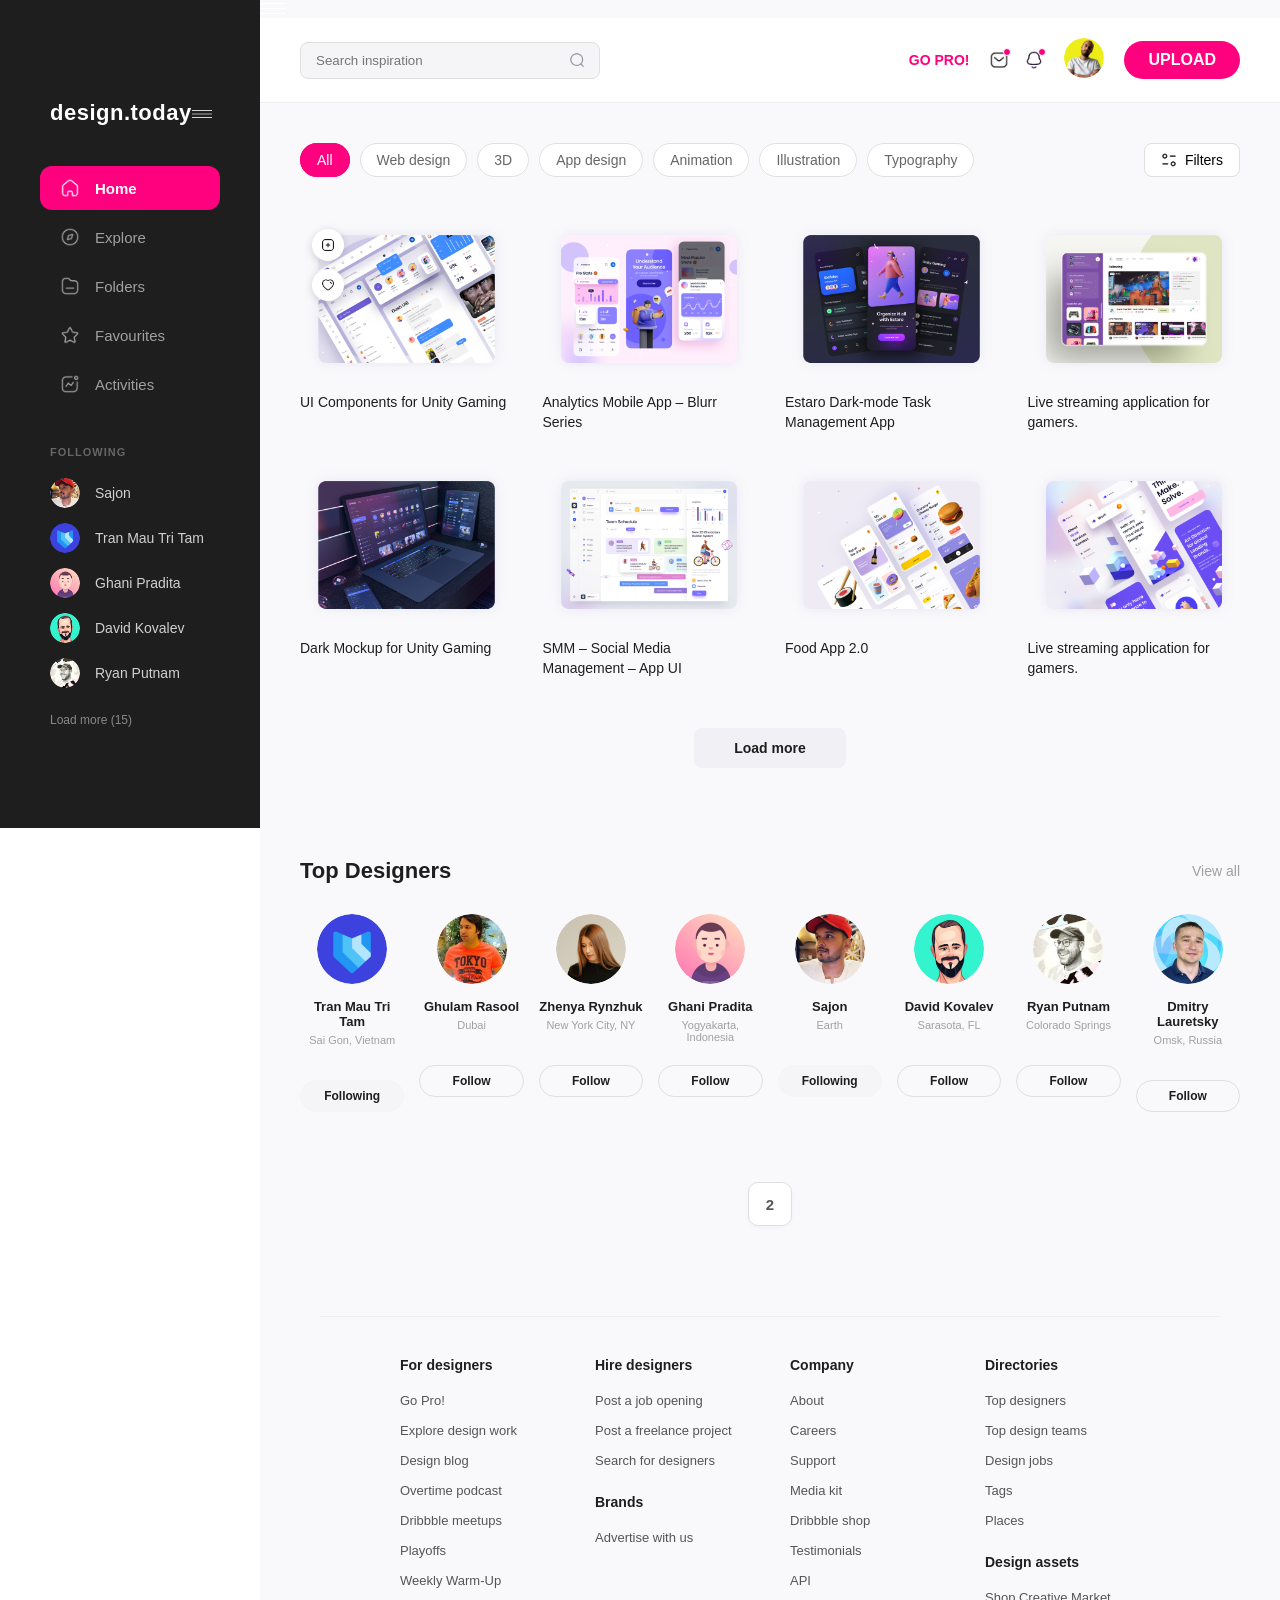
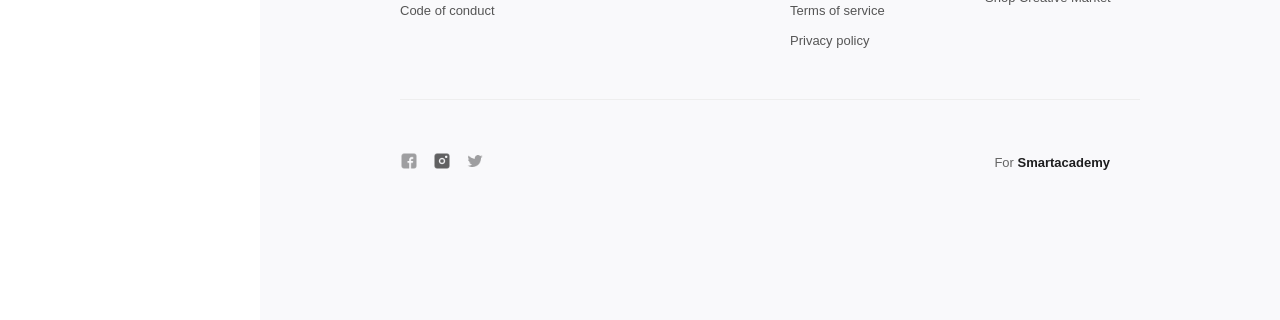
<file: index.html>
<!doctype html>
<html lang="en">
  <head>
    <meta charset="UTF-8" />
    <meta name="viewport" content="width=device-width, initial-scale=1.0" />
    <title>Design.today - Midterm Project</title>

    <meta
      name="description"
      content="Discover the best UI/UX design components, mobile applications, and top designers around the world on Design.today."
    />
    <meta
      name="keywords"
      content="design, ui, ux, web design, app design, top designers, inspiration"
    />
    <meta name="robots" content="index, follow" />

    <meta property="og:type" content="website" />
    <meta
      property="og:url"
      content="https://github.com/bekamchedlishvili/midterm"
    />
    <!-- დიზაინ თუდეიში მერე უნდა დავამატო ფოტოს ლინკი არ დამავიწყდეს -->
    <meta property="og:title" content="Design.today - Midterm Project" />
    <meta
      property="og:description"
      content="Discover the best UI/UX design components, mobile applications, and top designers around the world."
    />
    <meta property="og:image" content="images/11.jpg" />
    <meta property="og:image:alt" content="Midterm Project Preview" />
    <meta property="og:site_name" content="Design.today" />

    <link rel="stylesheet" href="style.css" />
  </head>
  <body>
    <div class="page-container">
      <input type="checkbox" id="menu-toggle" hidden />
      <!-- მობ ვერს. -->
      <aside class="sidebar">
        <div class="logo-wrapper">
          <h2 class="logo">design.today</h2>
          <label for="menu-toggle" class="menu-icon-btn">
            <img src="images/menu-icon.png" alt="menu" class="menu-icon" />
          </label>
          <!-- მობ ვერს. -->
        </div>
        <nav class="main-nav">
          <ul>
            <li>
              <a
                href="https://bekamchedlishvili.github.io/midterm/"
                class="active"
              >
                <img src="images/home.png" alt="home" />
                <span>Home</span>
              </a>
            </li>
            <li>
              <a href="#">
                <img src="images/explore.png" alt="explore" />
                <span>Explore</span>
              </a>
            </li>
            <li>
              <a href="#">
                <img src="images/folders.png" alt="folders" />
                <span>Folders</span>
              </a>
            </li>
            <li>
              <a href="#">
                <img src="images/favourites.png" alt="favourites" />
                <span>Favourites</span>
              </a>
            </li>
            <li>
              <a href="#">
                <img src="images/activities.png" alt="activities" />
                <span>Activities</span>
              </a>
            </li>
          </ul>
        </nav>
        <div class="following-section">
          <h3 class="section-title">FOLLOWING</h3>
          <ul>
            <li>
              <a href="#">
                <img src="images/Sajon.png" alt="Sajon" />
                <span>Sajon</span>
              </a>
            </li>
            <li>
              <a href="#">
                <img src="images/tran.png" alt="tran" />
                <span>Tran Mau Tri Tam</span>
              </a>
            </li>
            <li>
              <a href="#">
                <img src="images/Ghani.png" alt="Ghani" />
                <span>Ghani Pradita</span>
              </a>
            </li>
            <li>
              <a href="#">
                <img src="images/David.png" alt="David" />
                <span>David Kovalev</span>
              </a>
            </li>
            <li>
              <a href="#">
                <img src="images/Ryan.png" alt="Ryan" />
                <span>Ryan Putnam</span>
              </a>
            </li>
          </ul>
          <a href="#" class="load-more">Load more (15)</a>
        </div>
      </aside>

      <div class="content-wrapper">
        <label for="menu-toggle" class="mobile-menu-trigger">
          <img src="images/menu-icon.png" alt="open menu" />
        </label>
        <!-- მობ ვერს. -->
        <header class="top-header">
          <div class="search-box">
            <input type="text" placeholder="Search inspiration" />
            <img
              src="images/searchicon.png"
              alt="searchicon"
              class="search-icon-img"
            />
          </div>

          <div class="header-actions">
            <a href="page2.html" class="go-pro-link">GO PRO!</a>

            <div class="header-icons">
              <a href="#" class="icon-link notification-wrapper">
                <img src="images/mail.png" alt="mail" />
                <span class="badge"></span>
              </a>

              <a href="#" class="icon-link notification-wrapper">
                <img src="images/ring.png" alt="ring" />
                <span class="badge"></span>
              </a>
            </div>

            <a href="page2.html">
              <img
                src="images/avatar.png"
                alt="User Profile"
                class="user-avatar"
              />
            </a>

            <label for="file-upload" class="upload-btn">UPLOAD</label>
            <input
              type="file"
              id="file-upload"
              accept="image/*"
              style="display: none"
            />
          </div>
        </header>
        <main class="main-content">
          <div class="filters-bar">
            <ul class="categories">
              <li><a href="#" class="active">All</a></li>
              <li><a href="#">Web design</a></li>
              <li><a href="#">3D</a></li>
              <li><a href="#">App design</a></li>
              <li><a href="#">Animation</a></li>
              <li><a href="#">Illustration</a></li>
              <li><a href="#">Typography</a></li>
            </ul>
            <button class="filters-btn">
              <img src="images/filter-icon.png" alt="Filters" /> Filters
            </button>
          </div>
          <div class="projects-grid">
            <div class="project-card">
              <div class="image-container">
                <img src="images/project1.png" alt="UI Components" />
                <div class="card-actions">
                  <button class="action-btn">
                    <img src="images/plus-icon.png" alt="Add" />
                  </button>
                  <button class="action-btn">
                    <img src="images/heart-icon.png" alt="Like" />
                  </button>
                </div>
              </div>
              <p class="project-title">UI Components for Unity Gaming</p>
            </div>
            <div class="project-card">
              <div class="image-container">
                <img src="images/project2.png" alt="Analytics Mobile App" />
              </div>
              <p class="project-title">Analytics Mobile App – Blurr Series</p>
            </div>
            <div class="project-card">
              <div class="image-container">
                <img src="images/project3.png" alt="Task Management App" />
              </div>
              <p class="project-title">Estaro Dark-mode Task Management App</p>
            </div>
            <div class="project-card">
              <div class="image-container">
                <img src="images/project4.png" alt="Live streaming app" />
              </div>
              <p class="project-title">
                Live streaming application for gamers.
              </p>
            </div>
            <div class="project-card">
              <div class="image-container">
                <img src="images/project5.png" alt="Dark Mockup" />
              </div>
              <p class="project-title">Dark Mockup for Unity Gaming</p>
            </div>
            <div class="project-card">
              <div class="image-container">
                <img src="images/project6.png" alt="Social Media Management" />
              </div>
              <p class="project-title">
                SMM – Social Media Management – App UI
              </p>
            </div>
            <div class="project-card">
              <div class="image-container">
                <img src="images/project7.png" alt="Food App" />
              </div>
              <p class="project-title">Food App 2.0</p>
            </div>
            <div class="project-card">
              <div class="image-container">
                <img src="images/project8.png" alt="Live streaming" />
              </div>
              <p class="project-title">
                Live streaming application for gamers.
              </p>
            </div>
          </div>
          <div class="load-more-container">
            <button class="btn-load-more">Load more</button>
          </div>
          <section class="top-designers">
            <div class="section-header">
              <h2>Top Designers</h2>
              <a href="#" class="view-all">View all</a>
            </div>

            <div class="designers-list">
              <div class="designer-card">
                <img src="images/designer1.png" alt="Tran Mau Tri Tam" />
                <h4>Tran Mau Tri Tam</h4>
                <p>Sai Gon, Vietnam</p>
                <button class="btn-following">Following</button>
              </div>
              <div class="designer-card">
                <img src="images/designer2.png" alt="Ghulam Rasool" />
                <h4>Ghulam Rasool</h4>
                <p>Dubai</p>
                <button class="btn-follow">Follow</button>
              </div>
              <div class="designer-card">
                <img src="images/designer3.png" alt="Zhenya Rynzhuk" />
                <h4>Zhenya Rynzhuk</h4>
                <p>New York City, NY</p>
                <button class="btn-follow">Follow</button>
              </div>
              <div class="designer-card">
                <img src="images/designer4.png" alt="Ghani Pradita" />
                <h4>Ghani Pradita</h4>
                <p>Yogyakarta, Indonesia</p>
                <button class="btn-follow">Follow</button>
              </div>
              <div class="designer-card">
                <img src="images/designer5.png" alt="Sajon" />
                <h4>Sajon</h4>
                <p>Earth</p>
                <button class="btn-following">Following</button>
              </div>
              <div class="designer-card">
                <img src="images/designer6.png" alt="David Kovalev" />
                <h4>David Kovalev</h4>
                <p>Sarasota, FL</p>
                <button class="btn-follow">Follow</button>
              </div>
              <div class="designer-card">
                <img src="images/designer7.png" alt="Ryan Putnam" />
                <h4>Ryan Putnam</h4>
                <p>Colorado Springs</p>
                <button class="btn-follow">Follow</button>
              </div>
              <div class="designer-card">
                <img src="images/designer8.png" alt="Dmitry Lauretsky" />
                <h4>Dmitry Lauretsky</h4>
                <p>Omsk, Russia</p>
                <button class="btn-follow">Follow</button>
              </div>
            </div>
          </section>
        </main>
        <div class="page-2">
          <a class="page2" href="page2.html">2</a>
        </div>
        <footer class="main-footer">
          <div class="footer-columns">
            <div class="footer-col">
              <h4>For designers</h4>
              <ul>
                <li><a href="#">Go Pro!</a></li>
                <li><a href="#">Explore design work</a></li>
                <li><a href="#">Design blog</a></li>
                <li><a href="#">Overtime podcast</a></li>
                <li><a href="#">Dribbble meetups</a></li>
                <li><a href="#">Playoffs</a></li>
                <li><a href="#">Weekly Warm-Up</a></li>
                <li><a href="#">Code of conduct</a></li>
              </ul>
            </div>

            <div class="footer-col">
              <h4>Hire designers</h4>
              <ul>
                <li><a href="#">Post a job opening</a></li>
                <li><a href="#">Post a freelance project</a></li>
                <li><a href="#">Search for designers</a></li>
              </ul>
              <h4 class="sub-header">Brands</h4>
              <ul>
                <li><a href="#">Advertise with us</a></li>
              </ul>
            </div>

            <div class="footer-col">
              <h4>Company</h4>
              <ul>
                <li><a href="#">About</a></li>
                <li><a href="#">Careers</a></li>
                <li><a href="#">Support</a></li>
                <li><a href="#">Media kit</a></li>
                <li><a href="#">Dribbble shop</a></li>
                <li><a href="#">Testimonials</a></li>
                <li><a href="#">API</a></li>
                <li><a href="#">Terms of service</a></li>
                <li><a href="#">Privacy policy</a></li>
              </ul>
            </div>

            <div class="footer-col">
              <h4>Directories</h4>
              <ul>
                <li><a href="#">Top designers</a></li>
                <li><a href="#">Top design teams</a></li>
                <li><a href="#">Design jobs</a></li>
                <li><a href="#">Tags</a></li>
                <li><a href="#">Places</a></li>
              </ul>
              <h4 class="sub-header">Design assets</h4>
              <ul>
                <li><a href="#">Shop Creative Market</a></li>
              </ul>
            </div>
          </div>

          <div class="footer-bottom">
            <div class="social-icons">
              <a href="#"><img src="images/facebook.png" alt="Facebook" /></a>
              <a href="#"><img src="images/instagram.png" alt="Instagram" /></a>
              <a href="#"><img src="images/twitter.png" alt="Twitter" /></a>
            </div>
            <div class="footer-credits">
              <span>For <strong>Smartacademy</strong></span>
            </div>
          </div>
        </footer>
      </div>
    </div>
  </body>
</html>
</file>
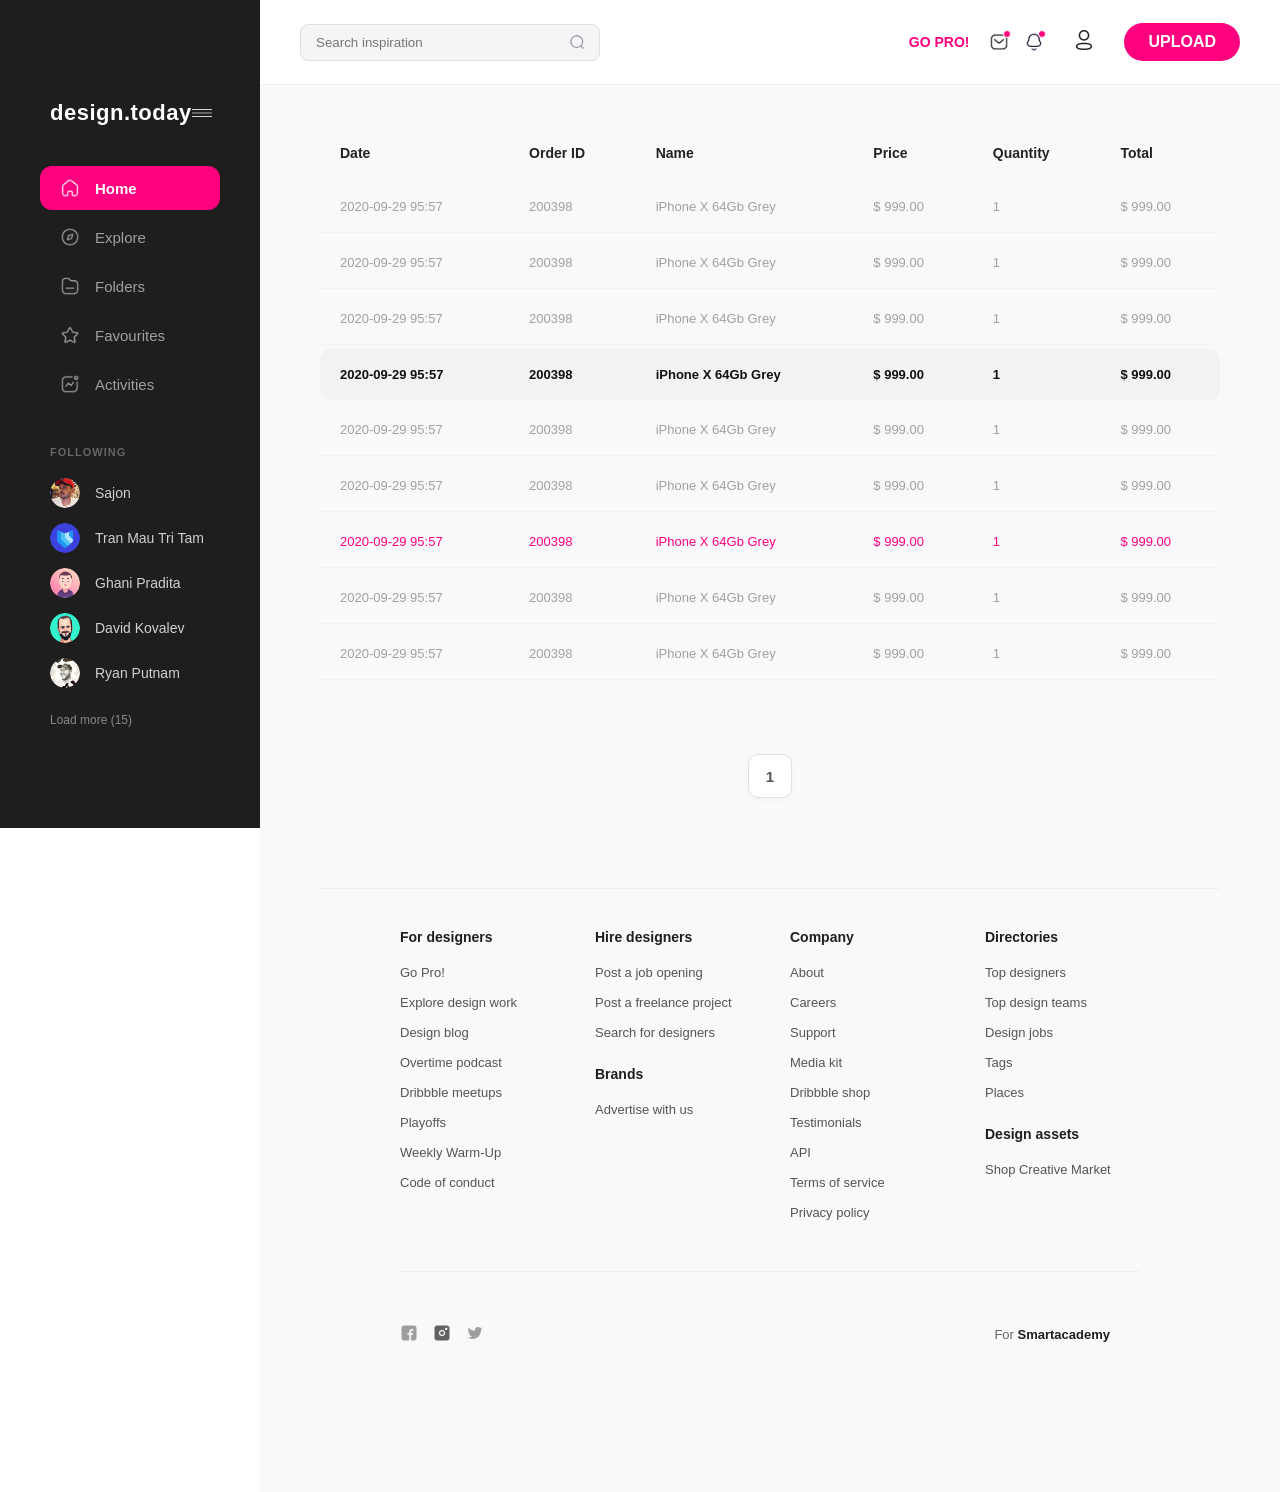
<file: page2.html>
<!doctype html>
<html lang="en">
  <head>
    <meta charset="UTF-8" />
    <meta name="viewport" content="width=device-width, initial-scale=1.0" />
    <title>Design.today - Midterm Project</title>

    <meta
      name="description"
      content="Discover the best UI/UX design components, mobile applications, and top designers around the world on Design.today."
    />
    <meta
      name="keywords"
      content="design, ui, ux, web design, app design, top designers, inspiration"
    />
    <meta name="robots" content="index, follow" />

    <meta property="og:type" content="website" />
    <meta
      property="og:url"
      content="https://github.com/bekamchedlishvili/midterm"
    />
    <!-- დიზაინ თუდეიში მერე უნდა დავამატო ფოტოს ლინკი არ დამავიწყდეს -->
    <meta property="og:title" content="Design.today - Midterm Project" />
    <meta
      property="og:description"
      content="Discover the best UI/UX design components, mobile applications, and top designers around the world."
    />
    <meta property="og:image" content="images/11.jpg" />
    <meta property="og:image:alt" content="Midterm Project Preview" />
    <meta property="og:site_name" content="Design.today" />

    <link rel="stylesheet" href="style.css" />
  </head>
  <body>
    <div class="page-container">
      <aside class="sidebar">
        <div class="logo-wrapper">
          <h2 class="logo">design.today</h2>
          <img src="images/menu-icon.png" alt="menu" class="menu-icon" />
        </div>
        <nav class="main-nav">
          <ul>
            <li>
              <a
                href="https://bekamchedlishvili.github.io/midterm/"
                class="active"
              >
                <img src="images/home.png" alt="home" />
                <span>Home</span>
              </a>
            </li>
            <li>
              <a href="#">
                <img src="images/explore.png" alt="explore" />
                <span>Explore</span>
              </a>
            </li>
            <li>
              <a href="#">
                <img src="images/folders.png" alt="folders" />
                <span>Folders</span>
              </a>
            </li>
            <li>
              <a href="#">
                <img src="images/favourites.png" alt="favourites" />
                <span>Favourites</span>
              </a>
            </li>
            <li>
              <a href="#">
                <img src="images/activities.png" alt="activities" />
                <span>Activities</span>
              </a>
            </li>
          </ul>
        </nav>
        <div class="following-section">
          <h3 class="section-title">FOLLOWING</h3>
          <ul>
            <li>
              <a href="#">
                <img src="images/Sajon.png" alt="Sajon" />
                <span>Sajon</span>
              </a>
            </li>
            <li>
              <a href="#">
                <img src="images/tran.png" alt="tran" />
                <span>Tran Mau Tri Tam</span>
              </a>
            </li>
            <li>
              <a href="#">
                <img src="images/Ghani.png" alt="Ghani" />
                <span>Ghani Pradita</span>
              </a>
            </li>
            <li>
              <a href="#">
                <img src="images/David.png" alt="David" />
                <span>David Kovalev</span>
              </a>
            </li>
            <li>
              <a href="#">
                <img src="images/Ryan.png" alt="Ryan" />
                <span>Ryan Putnam</span>
              </a>
            </li>
          </ul>
          <a href="#" class="load-more">Load more (15)</a>
        </div>
      </aside>
      <div class="content-wrapper">
        <header class="top-header">
          <div class="search-box">
            <input type="text" placeholder="Search inspiration" />
            <img
              src="images/searchicon.png"
              alt="searchicon"
              class="search-icon-img"
            />
          </div>

          <div class="header-actions">
            <a href="page2.html" class="go-pro-link">GO PRO!</a>

            <div class="header-icons">
              <a href="#" class="icon-link notification-wrapper">
                <img src="images/mail.png" alt="mail" />
                <span class="badge"></span>
              </a>

              <a href="#" class="icon-link notification-wrapper">
                <img src="images/ring.png" alt="ring" />
                <span class="badge"></span>
              </a>
            </div>
            <a href="https://bekamchedlishvili.github.io/midterm/">
              <img
                src="images/avatar2.png"
                alt="User Profile"
                class="user-avatar"
              />
            </a>
            <label for="file-upload" class="upload-btn">UPLOAD</label>
            <input
              type="file"
              id="file-upload"
              accept="image/*"
              style="display: none"
            />
          </div>
        </header>
        <main class="orders-section">
          <div class="orders-table-wrapper">
            <table class="orders-table">
              <thead>
                <tr>
                  <th>Date</th>
                  <th>Order ID</th>
                  <th>Name</th>
                  <th>Price</th>
                  <th>Quantity</th>
                  <th>Total</th>
                </tr>
              </thead>
              <tbody>
                <tr>
                  <td>2020-09-29 95:57</td>
                  <td>200398</td>
                  <td>iPhone X 64Gb Grey</td>
                  <td>$ 999.00</td>
                  <td>1</td>
                  <td>$ 999.00</td>
                </tr>
                <tr>
                  <td>2020-09-29 95:57</td>
                  <td>200398</td>
                  <td>iPhone X 64Gb Grey</td>
                  <td>$ 999.00</td>
                  <td>1</td>
                  <td>$ 999.00</td>
                </tr>
                <tr>
                  <td>2020-09-29 95:57</td>
                  <td>200398</td>
                  <td>iPhone X 64Gb Grey</td>
                  <td>$ 999.00</td>
                  <td>1</td>
                  <td>$ 999.00</td>
                </tr>
                <!-- მონიშნული რუხი სტრიქონი -->
                <tr class="row-highlighted">
                  <td>2020-09-29 95:57</td>
                  <td>200398</td>
                  <td>iPhone X 64Gb Grey</td>
                  <td>$ 999.00</td>
                  <td>1</td>
                  <td>$ 999.00</td>
                </tr>
                <tr>
                  <td>2020-09-29 95:57</td>
                  <td>200398</td>
                  <td>iPhone X 64Gb Grey</td>
                  <td>$ 999.00</td>
                  <td>1</td>
                  <td>$ 999.00</td>
                </tr>
                <tr>
                  <td>2020-09-29 95:57</td>
                  <td>200398</td>
                  <td>iPhone X 64Gb Grey</td>
                  <td>$ 999.00</td>
                  <td>1</td>
                  <td>$ 999.00</td>
                </tr>
                <!-- ვარდისფერი სტრიქონი -->
                <tr class="row-active">
                  <td>2020-09-29 95:57</td>
                  <td>200398</td>
                  <td>iPhone X 64Gb Grey</td>
                  <td>$ 999.00</td>
                  <td>1</td>
                  <td>$ 999.00</td>
                </tr>
                <tr>
                  <td>2020-09-29 95:57</td>
                  <td>200398</td>
                  <td>iPhone X 64Gb Grey</td>
                  <td>$ 999.00</td>
                  <td>1</td>
                  <td>$ 999.00</td>
                </tr>
                <tr>
                  <td>2020-09-29 95:57</td>
                  <td>200398</td>
                  <td>iPhone X 64Gb Grey</td>
                  <td>$ 999.00</td>
                  <td>1</td>
                  <td>$ 999.00</td>
                </tr>
              </tbody>
            </table>
          </div>
        </main>
        <div class="page-2">
          <a class="page2" href="https://bekamchedlishvili.github.io/midterm/"
            >1</a
          >
        </div>
        <footer class="main-footer">
          <div class="footer-columns">
            <div class="footer-col">
              <h4>For designers</h4>
              <ul>
                <li><a href="#">Go Pro!</a></li>
                <li><a href="#">Explore design work</a></li>
                <li><a href="#">Design blog</a></li>
                <li><a href="#">Overtime podcast</a></li>
                <li><a href="#">Dribbble meetups</a></li>
                <li><a href="#">Playoffs</a></li>
                <li><a href="#">Weekly Warm-Up</a></li>
                <li><a href="#">Code of conduct</a></li>
              </ul>
            </div>

            <div class="footer-col">
              <h4>Hire designers</h4>
              <ul>
                <li><a href="#">Post a job opening</a></li>
                <li><a href="#">Post a freelance project</a></li>
                <li><a href="#">Search for designers</a></li>
              </ul>
              <h4 class="sub-header">Brands</h4>
              <ul>
                <li><a href="#">Advertise with us</a></li>
              </ul>
            </div>

            <div class="footer-col">
              <h4>Company</h4>
              <ul>
                <li><a href="#">About</a></li>
                <li><a href="#">Careers</a></li>
                <li><a href="#">Support</a></li>
                <li><a href="#">Media kit</a></li>
                <li><a href="#">Dribbble shop</a></li>
                <li><a href="#">Testimonials</a></li>
                <li><a href="#">API</a></li>
                <li><a href="#">Terms of service</a></li>
                <li><a href="#">Privacy policy</a></li>
              </ul>
            </div>

            <div class="footer-col">
              <h4>Directories</h4>
              <ul>
                <li><a href="#">Top designers</a></li>
                <li><a href="#">Top design teams</a></li>
                <li><a href="#">Design jobs</a></li>
                <li><a href="#">Tags</a></li>
                <li><a href="#">Places</a></li>
              </ul>
              <h4 class="sub-header">Design assets</h4>
              <ul>
                <li><a href="#">Shop Creative Market</a></li>
              </ul>
            </div>
          </div>

          <div class="footer-bottom">
            <div class="social-icons">
              <a href="#"><img src="images/facebook.png" alt="Facebook" /></a>
              <a href="#"><img src="images/instagram.png" alt="Instagram" /></a>
              <a href="#"><img src="images/twitter.png" alt="Twitter" /></a>
            </div>
            <div class="footer-credits">
              <span>For <strong>Smartacademy</strong></span>
            </div>
          </div>
        </footer>
      </div>
    </div>
  </body>
</html>
</file>
<file: style.css>
* {
  padding: 0;
  margin: 0;
  box-sizing: border-box;
}

@import url("https://fonts.googleapis.com/css2?family=Nunito+Sans:ital,opsz,wght@0,6..12,200..1000;1,6..12,200..1000&display=swap");

body {
  font-family: "Nunito Sans", sans-serif;
}

.page-container {
  display: flex;
  min-height: 100vh;
}

.sidebar {
  width: 260px;
  background-color: #1e1e1f;
  color: #ffffff;
  padding: 100px 40px;
  display: flex;
  flex-direction: column;
  align-self: flex-start;

  .logo-wrapper {
    display: flex;
    justify-content: space-between;
    align-items: center;
    margin-bottom: 40px;
    padding: 0 10px;

    .logo {
      font-size: 22px;
      font-weight: bold;
      letter-spacing: 0.5px;
    }

    .menu-icon {
      width: 20px;
      cursor: pointer;
    }
  }

  .main-nav {
    ul {
      list-style: none;
      display: flex;
      flex-direction: column;
      gap: 5px;

      li {
        a {
          display: flex;
          align-items: center;
          gap: 15px;
          text-decoration: none;
          color: #a0a0a0;
          font-size: 15px;
          padding: 12px 20px;
          border-radius: 12px;
          transition: all 0.3s ease;

          img {
            width: 20px;
            height: 20px;
            opacity: 0.6;
          }

          &:hover {
            color: #ffffff;
            background-color: #2a2a2c;

            img {
              opacity: 1;
            }
          }

          &.active {
            background-color: #ff007f;
            color: #ffffff;
            font-weight: bold;

            img {
              opacity: 1;
              filter: brightness(0) invert(1);
            }
          }
        }
      }
    }
  }

  .following-section {
    margin-top: 40px;
    padding: 0 10px;

    .section-title {
      font-size: 11px;
      color: #666666;
      margin-bottom: 20px;
      letter-spacing: 1px;
    }

    ul {
      list-style: none;
      display: flex;
      flex-direction: column;
      gap: 15px;

      li {
        a {
          display: flex;
          align-items: center;
          gap: 15px;
          text-decoration: none;
          color: #d0d0d0;
          font-size: 14px;
          transition: color 0.2s;

          img {
            width: 30px;
            height: 30px;
            border-radius: 50%;
            object-fit: cover;
          }

          &:hover {
            color: #ffffff;
          }
        }
      }
    }

    .load-more {
      display: inline-block;
      margin-top: 25px;
      color: #888888;
      font-size: 12px;
      text-decoration: none;
      transition: color 0.2s;

      &:hover {
        color: #ffffff;
      }
    }
  }
}

.content-wrapper {
  flex: 1;
  min-width: 0;
  display: flex;
  flex-direction: column;
  background-color: #f9f9fb;
}

.top-header {
  display: flex;
  justify-content: space-between;
  align-items: center;
  padding: 20px 40px;
  background-color: #ffffff;
  border-bottom: 1px solid #eeeeee;

  .search-box {
    position: relative;
    display: flex;
    align-items: center;

    input {
      width: 300px;
      padding: 10px 40px 10px 15px;
      border: 1px solid #e0e0e0;
      border-radius: 8px;
      background-color: #f5f5f7;
      outline: none;
    }

    .search-icon-img {
      position: absolute;
      right: 15px;
      width: 16px;
      height: 16px;
      opacity: 0.5;
    }
  }

  .header-actions {
    display: flex;
    align-items: center;
    gap: 20px;

    .go-pro-link {
      color: #ff007f;
      text-decoration: none;
      font-weight: bold;
      font-size: 14px;
    }

    .header-icons {
      display: flex;
      align-items: center;
      gap: 15px;

      .icon-link img {
        width: 20px;
        height: auto;
        display: block;
      }

      .notification-wrapper {
        position: relative;

        .badge {
          position: absolute;
          top: -2px;
          right: -2px;
          width: 8px;
          height: 8px;
          background-color: #ff007f;
          border-radius: 50%;
          border: 1px solid #ffffff;
        }
      }
    }

    .user-avatar {
      width: 40px;
      height: 40px;
      border-radius: 50%;
      object-fit: scale-down;
    }

    .upload-btn {
      background-color: #ff007f;
      color: white;
      border: none;
      padding: 10px 24px;
      border-radius: 20px;
      font-weight: bold;
      cursor: pointer;
      transition: background 0.2s;

      &:hover {
        background-color: #e0006c;
      }
    }
  }
}
.main-content {
  padding: 40px;
  display: flex;
  flex-direction: column;
  gap: 40px;

  .filters-bar {
    display: flex;
    justify-content: space-between;
    align-items: center;

    .categories {
      list-style: none;
      display: flex;
      gap: 10px;

      li a {
        text-decoration: none;
        color: #666666;
        font-size: 14px;
        font-weight: 500;
        padding: 8px 16px;
        border-radius: 20px;
        background-color: #ffffff;
        border: 1px solid #e0e0e0;
        transition: all 0.2s ease;

        &.active,
        &:hover {
          background-color: #ff007f;
          color: #ffffff;
          border-color: #ff007f;
        }
      }
    }

    .filters-btn {
      display: flex;
      align-items: center;
      gap: 8px;
      background-color: #ffffff;
      border: 1px solid #e0e0e0;
      padding: 8px 16px;
      border-radius: 8px;
      font-size: 14px;
      cursor: pointer;

      img {
        width: 16px;
      }
    }
  }

  .projects-grid {
    display: grid;
    grid-template-columns: repeat(4, 1fr);
    gap: 30px;

    .project-card {
      display: flex;
      flex-direction: column;

      .image-container {
        width: 100%;
        position: relative;
        border-radius: 12px;
        overflow: hidden;

        img {
          width: 100%;
          height: 100%;
          display: block;
          object-fit: cover;
        }

        .card-actions {
          position: absolute;
          top: 12px;
          left: 12px;
          z-index: 10;
          display: flex;
          flex-direction: column;
          gap: 8px;

          .action-btn {
            width: 32px;
            height: 32px;
            border-radius: 50%;
            background-color: #ffffff;
            border: none;
            display: flex;
            align-items: center;
            justify-content: center;
            cursor: pointer;
            box-shadow: 0 2px 8px rgba(0, 0, 0, 0.15);
            transition: transform 0.2s ease;

            img {
              width: 14px;
              height: 14px;
            }

            &:hover {
              transform: scale(1.1);
            }
          }
        }
      }

      .project-title {
        margin-top: 12px;
        font-size: 14px;
        color: #1e1e1f;
        font-weight: 500;
        line-height: 1.4;
      }
    }
  }

  .load-more-container {
    display: flex;
    justify-content: center;
    margin-top: 10px;

    .btn-load-more {
      background-color: #f0f0f5;
      border: none;
      padding: 12px 40px;
      border-radius: 8px;
      font-weight: 600;
      color: #1e1e1f;
      cursor: pointer;
      font-size: 14px;
      transition: background-color 0.2s;

      &:hover {
        background-color: #e0e0e5;
      }
    }
  }

  .top-designers {
    padding-top: 40px;
    margin-top: 10px;

    .section-header {
      display: flex;
      justify-content: space-between;
      align-items: center;
      margin-bottom: 30px;

      h2 {
        font-size: 22px;
        color: #1e1e1f;
      }

      .view-all {
        color: #a0a0a0;
        text-decoration: none;
        font-size: 14px;
      }
    }

    .designers-list {
      display: flex;
      justify-content: space-between;
      gap: 15px;

      .designer-card {
        display: flex;
        flex-direction: column;
        align-items: center;
        text-align: center;
        flex: 1;

        img {
          width: 70px;
          height: 70px;
          border-radius: 50%;
          object-fit: cover;
          margin-bottom: 15px;
        }

        h4 {
          font-size: 13px;
          color: #1e1e1f;
          margin-bottom: 5px;
          font-weight: bold;
        }

        p {
          font-size: 11px;
          color: #a0a0a0;
          margin-bottom: 20px;
          min-height: 26px;
        }

        button {
          width: 100%;
          padding: 8px 0;
          border-radius: 20px;
          font-size: 12px;
          font-weight: bold;
          cursor: pointer;

          &.btn-follow {
            background-color: transparent;
            border: 1px solid #e0e0e0;
            color: #1e1e1f;
          }

          &.btn-following {
            background-color: #f5f5f7;
            border: 1px solid transparent;
            color: #1e1e1f;
          }
        }
      }
    }
  }
}
.main-footer {
  margin: 60px;
  padding: 40px 80px;
  border-top: 1px solid #eeeeee;

  .footer-columns {
    display: grid;
    grid-template-columns: repeat(4, 1fr);
    gap: 40px;
    margin-bottom: 50px;

    .footer-col {
      h4 {
        font-size: 14px;
        font-weight: bold;
        color: #1e1e1f;
        margin-bottom: 18px;

        &.sub-header {
          margin-top: 25px;
        }
      }

      ul {
        list-style: none;
        display: flex;
        flex-direction: column;
        gap: 12px;

        li a {
          text-decoration: none;
          color: #555555;
          font-size: 13px;
          transition: color 0.2s;

          &:hover {
            color: #1e1e1f;
          }
        }
      }
    }
  }

  .footer-bottom {
    border-top: 1px solid #eeeeee;
    padding-top: 25px;
    padding-bottom: 20px;
    display: flex;
    justify-content: space-between;
    align-items: center;

    .social-icons {
      display: flex;
      gap: 15px;
      align-items: center;

      a img {
        width: 18px;
        height: 18px;
        opacity: 0.7;
        transition: opacity 0.2s ease;

        &:hover {
          opacity: 1;
        }
      }
    }

    .footer-credits {
      padding: 30px;
      font-size: 13px;
      color: #666666;

      strong {
        color: #1e1e1f;
      }
    }
  }
}
.page-2 {
  display: flex;
  justify-content: center;
  margin: 30px 0;

  .page2 {
    display: inline-flex;
    align-items: center;
    justify-content: center;
    width: 44px;
    height: 44px;
    text-decoration: none;
    font-size: 15px;
    font-weight: 600;
    color: #555555;
    background-color: #ffffff;
    border: 1px solid #e0e0e0;
    border-radius: 10px;
    box-shadow: 0 2px 5px rgba(0, 0, 0, 0.03);
    transition: all 0.25s ease;

    &:hover {
      color: #ffffff;
      background-color: #ff007f;
      border-color: #ff007f;
      transform: translateY(-2px);
      box-shadow: 0 6px 15px rgba(255, 0, 127, 0.25);
    }

    &:active {
      transform: translateY(0);
    }
  }
}
.orders-section {
  padding: 40px 60px;
  width: 100%;

  .orders-table-wrapper {
    width: 100%;
    overflow-x: auto;
  }

  .orders-table {
    width: 100%;
    border-collapse: separate;
    border-spacing: 0 4px;

    th {
      text-align: left;
      padding: 16px 20px;
      font-size: 14px;
      font-weight: 600;
      color: #222222;
    }

    td {
      padding: 18px 20px;
      font-size: 13px;
      color: #a0a0a0;
      border-bottom: 1px solid #f2f2f2;
      transition: all 0.2s ease;
    }

    tr:hover:not(.row-highlighted):not(.row-active) td {
      color: #555555;
    }

    tr.row-highlighted {
      background-color: #f2f2f5;

      td {
        color: #111111;
        font-weight: 600;
        border-bottom: none;

        &:first-child {
          border-top-left-radius: 10px;
          border-bottom-left-radius: 10px;
        }

        &:last-child {
          border-top-right-radius: 10px;
          border-bottom-right-radius: 10px;
        }
      }
    }

    tr.row-active {
      td {
        color: #ff007f;
        font-weight: 500;
      }
    }
  }
}

@media (max-width: 1024px) {
  .sidebar {
    width: 220px;
    padding: 60px 20px;
  }

  .top-header {
    flex-wrap: wrap;
    padding: 20px;
    gap: 15px;

    .header-actions {
      flex: 1 1 100%;
      order: 1;
      justify-content: flex-end;
    }

    .search-box {
      flex: 1 1 100%;
      order: 2;

      input {
        width: 100%;
      }
    }
  }

  .main-content {
    padding: 25px;

    .filters-bar {
      display: flex;
      justify-content: space-between;
      align-items: center;
      gap: 15px;
      min-width: 0;

      .categories {
        display: flex;
        overflow-x: auto;
        gap: 10px;
        padding-bottom: 5px;
        flex: 1;
        min-width: 0;

        li {
          flex-shrink: 0;

          a {
            white-space: nowrap;
          }
        }

        &::-webkit-scrollbar {
          display: none;
        }
      }
    }

    .projects-grid {
      grid-template-columns: repeat(2, 1fr);
      gap: 20px;
    }

    .top-designers .designers-list {
      display: grid;
      grid-template-columns: repeat(4, 1fr);
      gap: 15px;
    }
  }

  .main-footer {
    margin: 30px;
    padding: 30px 20px;

    .footer-columns {
      grid-template-columns: repeat(2, 1fr);
      gap: 30px;
    }
  }
}

@media (max-width: 768px) {
  .page-container {
    flex-direction: column;
  }

  .sidebar {
    position: fixed;
    top: 0;
    left: 0;
    height: 100vh;
    width: 280px;
    z-index: 999;
    background-color: #1e1e1f;
    transform: translateX(-100%);
    transition: transform 0.3s ease-in-out;
    box-shadow: 4px 0 20px rgba(0, 0, 0, 0.4);
    overflow-y: auto;
    padding: 40px 25px;
  }

  #menu-toggle:checked ~ .sidebar {
    transform: translateX(0);
  }

  .mobile-menu-trigger {
    padding: 15px;
    display: flex;
    align-items: center;
    cursor: pointer;
    margin-right: 15px;

    img {
      width: 24px;
      height: 24px;
      filter: invert(1);
    }
  }

  .top-header {
    flex-direction: row;
    flex-wrap: wrap;
    align-items: center;
    gap: 15px;
    padding: 15px 20px;

    .mobile-menu-trigger {
      order: 1;
    }

    .header-actions {
      order: 2;
      width: auto;
      flex: 1;
      justify-content: flex-end;
      gap: 12px;

      .upload-btn {
        padding: 8px 16px;
        font-size: 12px;
      }
    }

    .search-box {
      order: 3;
      width: 100%;

      input {
        width: 100%;
      }
    }
  }

  .main-content {
    padding: 25px 15px;
    gap: 25px;

    .filters-bar {
      flex-direction: column;
      align-items: flex-start;
      gap: 15px;

      .categories {
        display: flex;
        flex-wrap: nowrap;
        width: 100%;
        overflow-x: auto;
        padding: 5px 0 10px 0;
        gap: 10px;
        -webkit-overflow-scrolling: touch;

        li {
          flex-shrink: 0;

          a {
            white-space: nowrap;
          }
        }

        .projects-grid {
          grid-template-columns: 1fr;
          gap: 20px;
        }

        .top-designers .designers-list {
          grid-template-columns: repeat(2, 1fr);
          gap: 15px;
        }
      }

      .main-footer {
        margin: 20px 10px;
        padding: 30px 15px;

        .footer-columns {
          grid-template-columns: 1fr;
          gap: 25px;
        }

        .footer-bottom {
          flex-direction: column;
          gap: 15px;
          text-align: center;
        }
      }

      .orders-section {
        padding: 20px 15px;
      }
    }
  }
}
</file>
